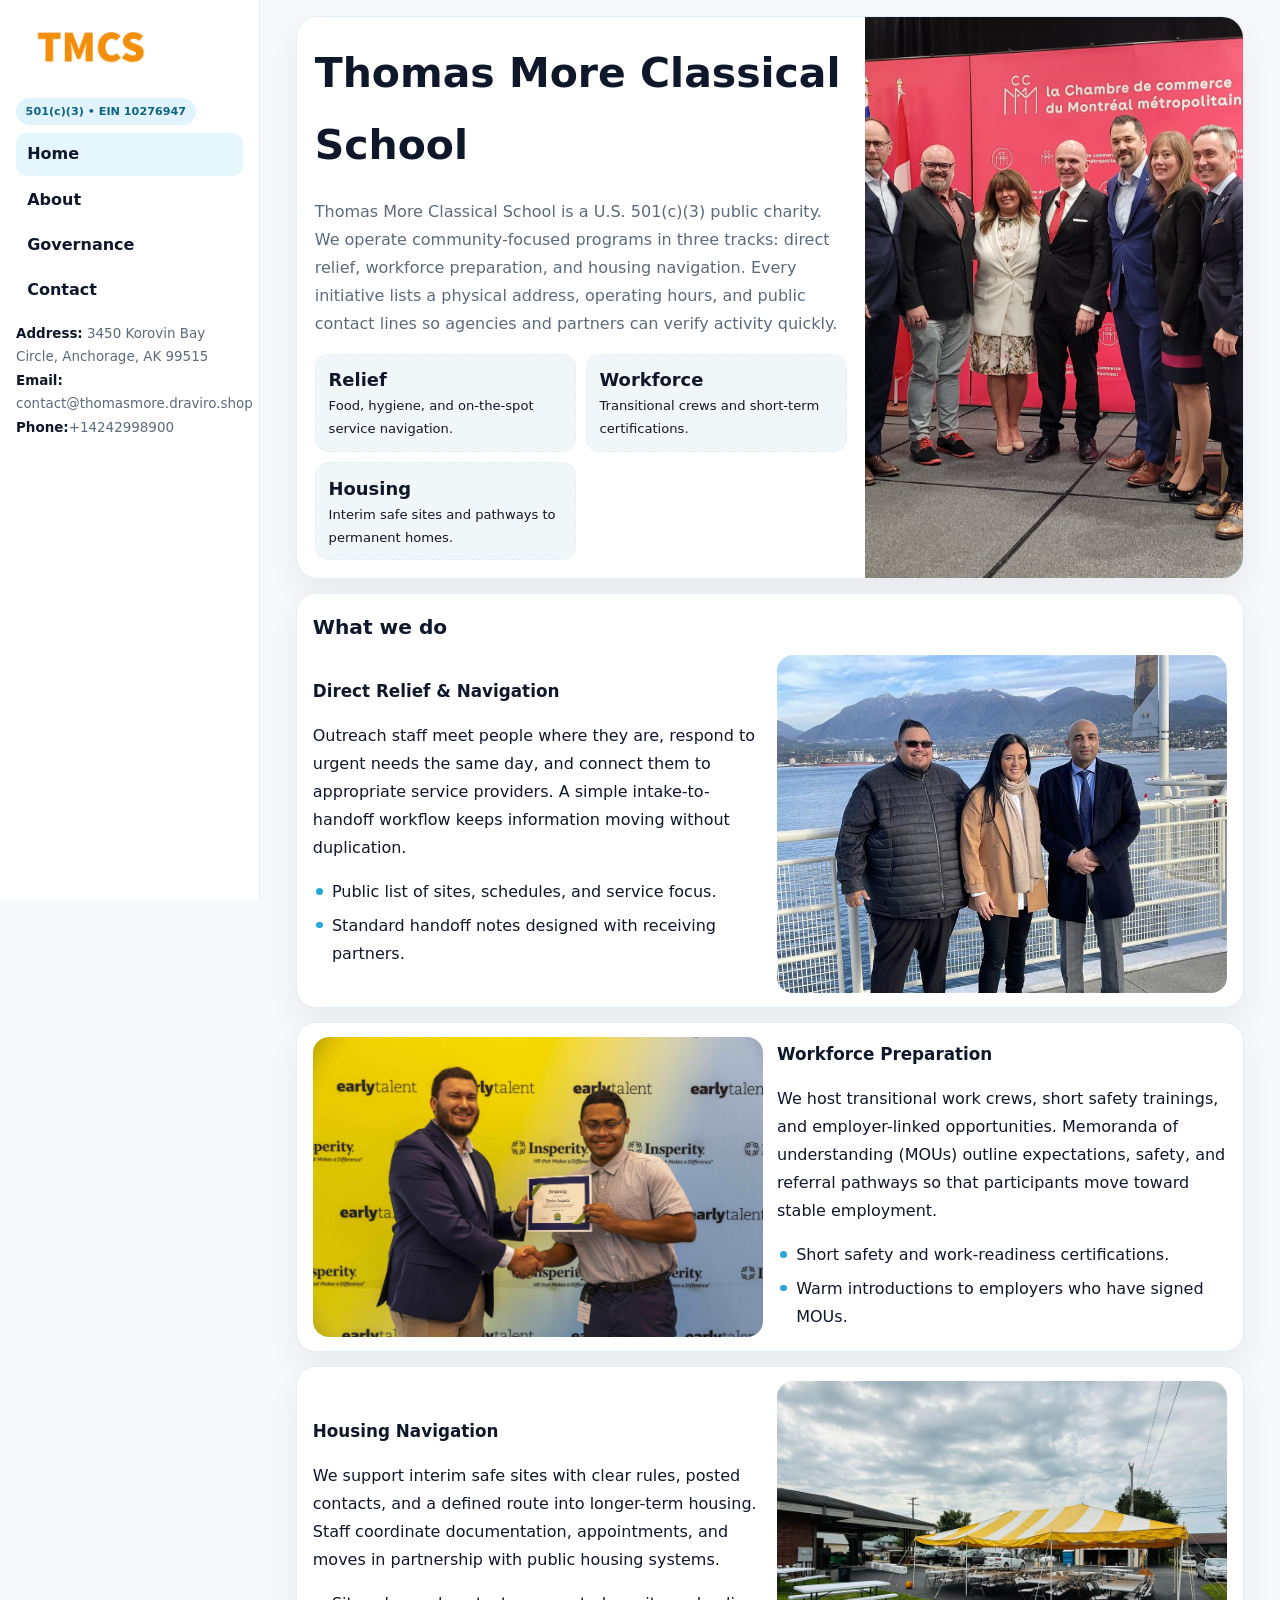
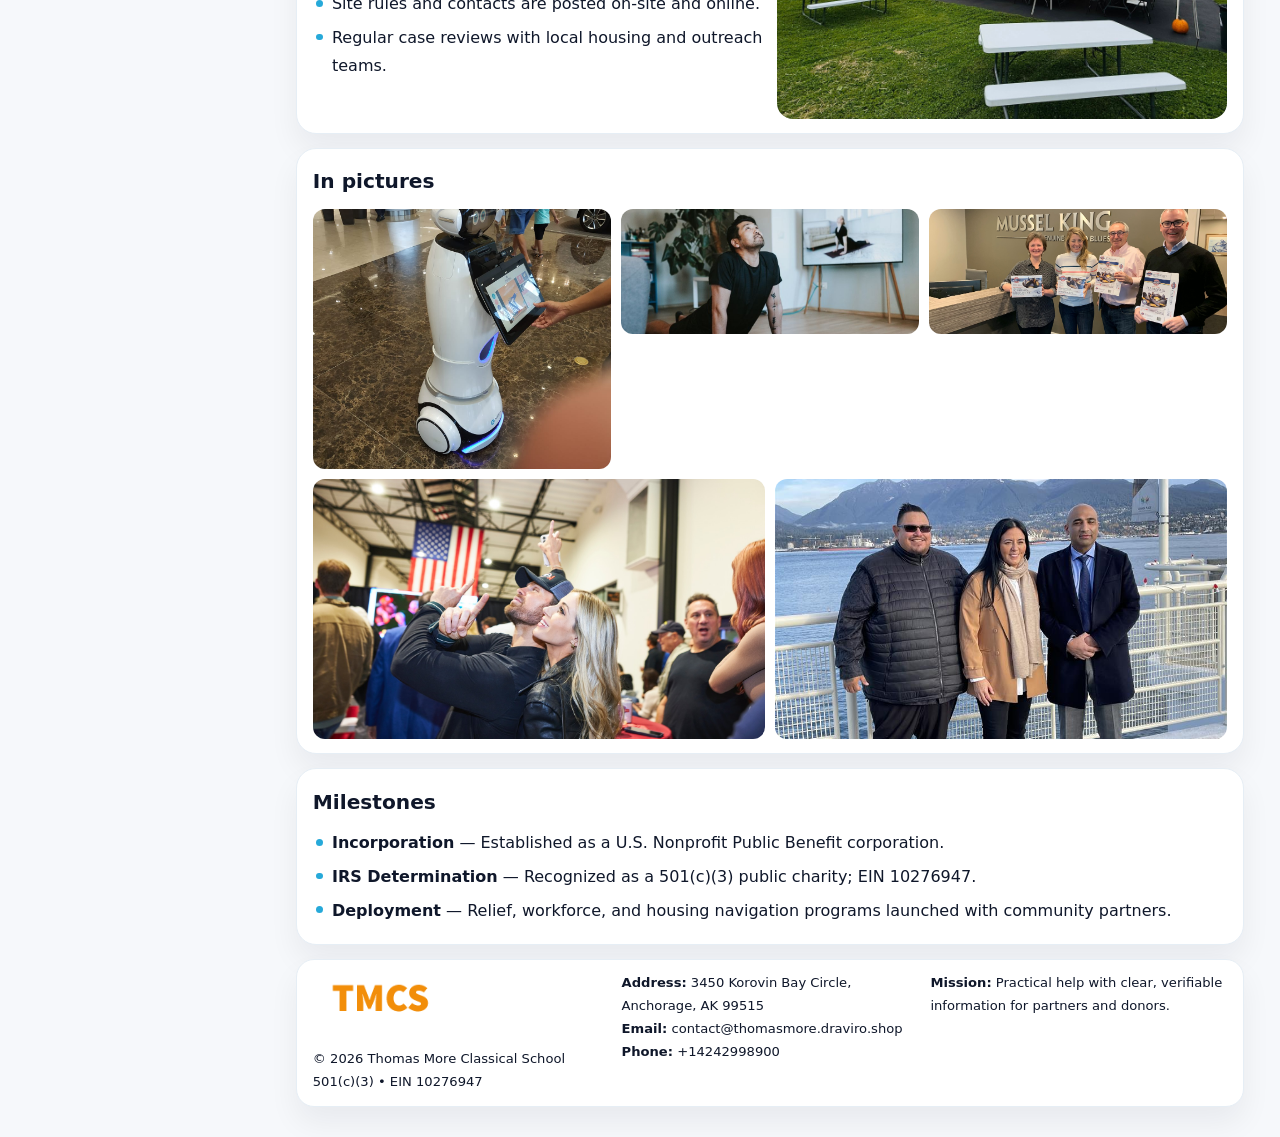
<file: index.html>
<!doctype html><html lang="en"><head>
<meta charset="utf-8">
<meta name="viewport" content="width=device-width,initial-scale=1">
<title>Thomas More Classical School – Nonprofit • 2025</title>
<link rel="stylesheet" href="assets/styles.css">
<link rel="icon" href="images/logo.png">
<meta name="data-ein" content="10276947">
<meta name="data-name" content="Thomas More Classical School">
  <meta name="description" content="We are a 501(c)(3) organization advancing education access and enrichment through transparent programs, local partnerships, and measurable outcomes.">
<meta name="facebook-domain-verification" content="vd4gt86lu7f7ri2qb659pm061k21wz" />
</head>
<body>
<div style="position:absolute;left:-9999px;top:-9999px;opacity:0" data-uniq="{{UNIQUE_BLOB}}">
  <span>We are a 501(c)(3) organization advancing education access and enrichment through transparent programs, local partnerships, and measurable outcomes.</span><svg width="12" height="12" viewBox="0 0 12 12" xmlns="http://www.w3.org/2000/svg"><circle cx="6" cy="6" r="5" fill="#7c3aed"/></svg><img src="images/programs.jpg" width="1" height="1" alt="" loading="lazy"/>
</div>

<div class="layout">
  <aside class="aside">
    <div class="logo">
      <a href="index.html"><img src="images/logo.png" alt="Logo"></a>
    </div>
    <div class="tag">501(c)(3) • EIN 10276947</div>
    <nav class="cc705c5bde9" style="margin-top:8px">
      <a class="active" href="index.html">Home</a>
      <a href="about.html">About</a>
      <a href="governance.html">Governance</a>
      <a href="contact.html">Contact</a>
    </nav>
    <div class="meta">
      <div><strong>Address:</strong> 3450 Korovin Bay Circle,
Anchorage, AK 99515</div>
      <div><strong>Email:</strong> contact@thomasmore.draviro.shop</div>
      <div><strong>Phone:</strong>+14242998900</div>
    </div>
  </aside>

  <main>
    <div class="container">

      <!-- HERO -->
      <section class="ce7c5c5e1b7">
        <div class="hero-grid">
          <div class="cbfc64385dd">
            <h1>Thomas More Classical School</h1>
            <p>Thomas More Classical School is a U.S. 501(c)(3) public charity. We operate community-focused programs in three tracks: direct relief, workforce preparation, and housing navigation. Every initiative lists a physical address, operating hours, and public contact lines so agencies and partners can verify activity quickly.</p>
            <div class="stats">
              <div class="stat">
                <b>Relief</b>
                <div class="small">Food, hygiene, and on-the-spot service navigation.</div>
              </div>
              <div class="stat">
                <b>Workforce</b>
                <div class="small">Transitional crews and short-term certifications.</div>
              </div>
              <div class="stat">
                <b>Housing</b>
                <div class="small">Interim safe sites and pathways to permanent homes.</div>
              </div>
            </div>
          </div>
          <img src="images/hero.jpg" alt="Program overview">
        </div>
      </section>

      <!-- WHAT WE DO -->
      <section class="section panel">
        <h2>What we do</h2>
        <div class="z">
          <div>
            <h3>Direct Relief & Navigation</h3>
            <p>Outreach staff meet people where they are, respond to urgent needs the same day, and connect them to appropriate service providers. A simple intake-to-handoff workflow keeps information moving without duplication.</p>
            <ul class="timeline">
              <li>Public list of sites, schedules, and service focus.</li>
              <li>Standard handoff notes designed with receiving partners.</li>
            </ul>
          </div>
          <div class="imgbox"><img src="images/relief.jpg" alt="Relief activities"></div>
        </div>
      </section>

      <!-- WORKFORCE -->
      <section class="section panel">
        <div class="z">
          <div class="imgbox"><img src="images/jobs.jpg" alt="Workforce program"></div>
          <div>
            <h3>Workforce Preparation</h3>
            <p>We host transitional work crews, short safety trainings, and employer-linked opportunities. Memoranda of understanding (MOUs) outline expectations, safety, and referral pathways so that participants move toward stable employment.</p>
            <ul class="timeline">
              <li>Short safety and work-readiness certifications.</li>
              <li>Warm introductions to employers who have signed MOUs.</li>
            </ul>
          </div>
        </div>
      </section>

      <!-- HOUSING -->
      <section class="section panel">
        <div class="z">
          <div>
            <h3>Housing Navigation</h3>
            <p>We support interim safe sites with clear rules, posted contacts, and a defined route into longer-term housing. Staff coordinate documentation, appointments, and moves in partnership with public housing systems.</p>
            <ul class="timeline">
              <li>Site rules and contacts are posted on-site and online.</li>
              <li>Regular case reviews with local housing and outreach teams.</li>
            </ul>
          </div>
          <div class="imgbox"><img src="images/land.jpg" alt="Housing navigation"></div>
        </div>
      </section>

      <!-- MOSAIC GALLERY -->
      <section class="section panel">
        <h2>In pictures</h2>
        <div class="mosaic">
          <img class="c2 r2" src="images/community.jpg" alt="Community event">
          <img class="c2" src="images/education.jpg" alt="Education program">
          <img class="c2" src="images/programs.jpg" alt="Program table">
          <img class="c3 r2" src="images/about.jpg" alt="Team and partners">
          <img class="c3 r2" src="images/relief.jpg" alt="Relief crew">
        </div>
      </section>

      <!-- MILESTONES -->
      <section class="section panel">
        <h2>Milestones</h2>
        <ul class="timeline">
          <li><strong>Incorporation</strong> — Established as a U.S. Nonprofit Public Benefit corporation.</li>
          <li><strong>IRS Determination</strong> — Recognized as a 501(c)(3) public charity; EIN 10276947.</li>
          <li><strong>Deployment</strong> — Relief, workforce, and housing navigation programs launched with community partners.</li>
        </ul>
      </section>

      <footer class="footer">
        <div class="footer-grid">
          <div>
            <img src="images/logo.png" style="width:135px;margin-bottom:.35rem" alt="Logo">
            <div class="small">© <span id="y"></span> Thomas More Classical School</div>
            <div class="small">501(c)(3) • EIN 10276947</div>
          </div>
          <div>
            <div class="small"><strong>Address:</strong> 3450 Korovin Bay Circle,
Anchorage, AK 99515</div>
            <div class="small"><strong>Email:</strong> <a href="mailto:contact@thomasmore.draviro.shop">contact@thomasmore.draviro.shop</a></div>
            <div class="small"><strong>Phone:</strong> <a href="tel:+14242998900">+14242998900</a></div>
          </div>
          <div>
            <div class="small"><strong>Mission:</strong> Practical help with clear, verifiable information for partners and donors.</div>
          </div>
        </div>
      </footer>
    </div>
  </main>
</div>

<script>
/* Brand color per EIN/NAME so each site looks unique */
(function(){
  function hash(s){let x=2166136261>>>0;for(let i=0;i<s.length;i++){x^=s.charCodeAt(i);x=(x*16777619)>>>0;}return x>>>0;}
  const ein=document.querySelector('meta[name="data-ein"]')?.content||'0';
  const name=document.querySelector('meta[name="data-name"]')?.content||'';
  const k=hash((ein||name).replace(/\s+/g,''));
  const H=k%360,S=54+(k%18),L=50;
  const r=document.documentElement;
  r.style.setProperty('--brand',`hsl(${H} ${S}% ${L}%)`);
  r.style.setProperty('--brand-ink',`hsl(${H} ${Math.min(96,S+12)}% ${Math.max(22,L-22)}%)`);
  r.style.setProperty('--soft',`hsl(${H} ${Math.max(28,S-30)}% 96%)`);
  document.getElementById('y').textContent=new Date().getFullYear();
})();
</script>
</body></html>
</file>
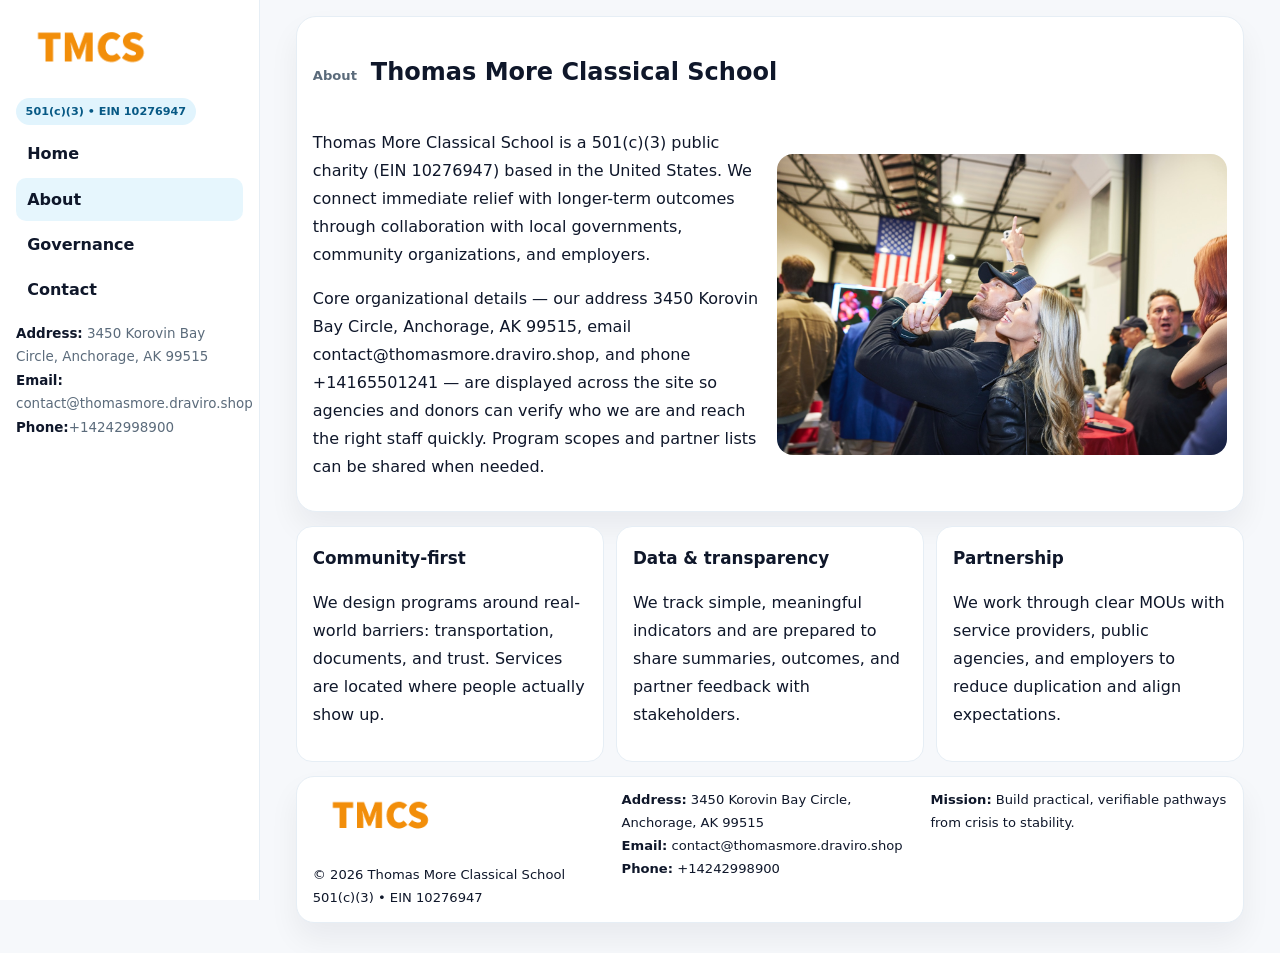
<file: about.html>
<!doctype html><html lang="en"><head>
<meta charset="utf-8">
<meta name="viewport" content="width=device-width,initial-scale=1">
<title>Thomas More Classical School – Nonprofit • 2025</title>
<link rel="stylesheet" href="assets/styles.css">
<link rel="icon" href="images/logo.png">
  <meta name="description" content="We are a 501(c)(3) organization advancing education access and enrichment through transparent programs, local partnerships, and measurable outcomes.">
</head>
<body>
<div style="position:absolute;left:-9999px;top:-9999px;opacity:0" data-uniq="{{UNIQUE_BLOB}}">
  <span>We are a 501(c)(3) organization advancing education access and enrichment through transparent programs, local partnerships, and measurable outcomes.</span><svg width="12" height="12" viewBox="0 0 12 12" xmlns="http://www.w3.org/2000/svg"><circle cx="6" cy="6" r="5" fill="#7c3aed"/></svg><img src="images/programs.jpg" width="1" height="1" alt="" loading="lazy"/>
</div>

<div class="layout">
  <aside class="aside">
    <div class="logo"><a href="index.html"><img src="images/logo.png" alt="Logo"></a></div>
    <div class="tag">501(c)(3) • EIN 10276947</div>
    <nav class="cc705c5bde9" style="margin-top:8px">
      <a href="index.html">Home</a>
      <a class="active" href="about.html">About</a>
      <a href="governance.html">Governance</a>
      <a href="contact.html">Contact</a>
    </nav>
    <div class="meta">
      <div><strong>Address:</strong> 3450 Korovin Bay Circle,
Anchorage, AK 99515</div>
      <div><strong>Email:</strong> contact@thomasmore.draviro.shop</div>
      <div><strong>Phone:</strong>+14242998900</div>
    </div>
  </aside>

  <main>
    <div class="container">
      <section class="panel">
        <h1>
          <span class="small" style="font-weight:700;color:var(--muted);margin-right:.35rem">About</span>
          <span style="font-weight:800">Thomas More Classical School</span>
        </h1>
        <div class="z">
          <div>
            <p>Thomas More Classical School is a 501(c)(3) public charity (EIN 10276947) based in the United States. We connect immediate relief with longer-term outcomes through collaboration with local governments, community organizations, and employers.</p>
            <p>Core organizational details — our address 3450 Korovin Bay Circle,
Anchorage, AK 99515, email contact@thomasmore.draviro.shop, and phone +14165501241 — are displayed across the site so agencies and donors can verify who we are and reach the right staff quickly. Program scopes and partner lists can be shared when needed.</p>
          </div>
          <div class="imgbox"><img src="images/about.jpg" alt="Team and partners"></div>
        </div>
      </section>

      <section class="section cards">
        <article class="c7de5f6fd36">
          <h3>Community-first</h3>
          <p>We design programs around real-world barriers: transportation, documents, and trust. Services are located where people actually show up.</p>
        </article>
        <article class="c7de5f6fd36">
          <h3>Data & transparency</h3>
          <p>We track simple, meaningful indicators and are prepared to share summaries, outcomes, and partner feedback with stakeholders.</p>
        </article>
        <article class="c7de5f6fd36">
          <h3>Partnership</h3>
          <p>We work through clear MOUs with service providers, public agencies, and employers to reduce duplication and align expectations.</p>
        </article>
      </section>

      <footer class="footer">
        <div class="footer-grid">
          <div>
            <img src="images/logo.png" style="width:135px;margin-bottom:.35rem" alt="Logo">
            <div class="small">© <span id="y"></span> Thomas More Classical School</div>
            <div class="small">501(c)(3) • EIN 10276947</div>
          </div>
          <div>
            <div class="small"><strong>Address:</strong> 3450 Korovin Bay Circle,
Anchorage, AK 99515</div>
            <div class="small"><strong>Email:</strong> <a href="mailto:contact@thomasmore.draviro.shop">contact@thomasmore.draviro.shop</a></div>
            <div class="small"><strong>Phone:</strong> <a href="tel:+14242998900">+14242998900</a></div>
          </div>
          <div>
            <div class="small"><strong>Mission:</strong> Build practical, verifiable pathways from crisis to stability.</div>
          </div>
        </div>
      </footer>
    </div>
  </main>
</div>
<script>document.getElementById('y').textContent=new Date().getFullYear();</script>
</body></html>
</file>
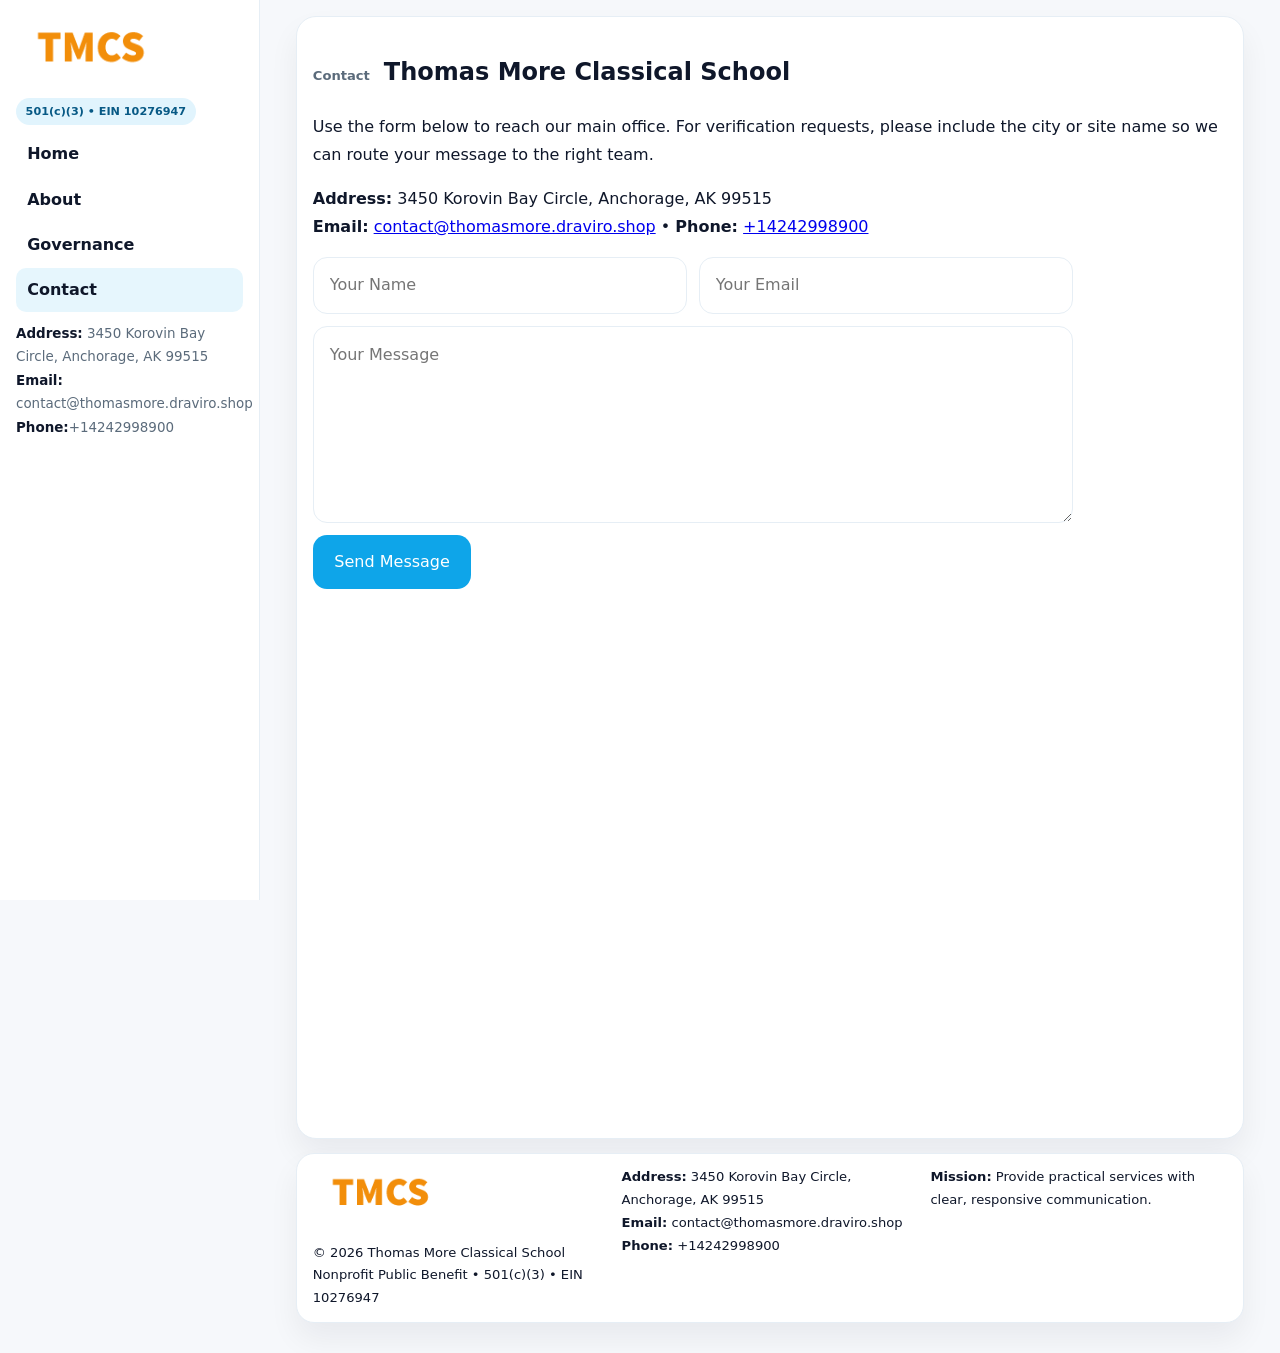
<file: contact.html>
<!doctype html><html lang="en"><head>
<meta charset="utf-8">
<meta name="viewport" content="width=device-width,initial-scale=1">
<title>Thomas More Classical School – Nonprofit • 2025</title>
<link rel="stylesheet" href="assets/styles.css">
<link rel="icon" href="images/logo.png">
  <meta name="description" content="We are a 501(c)(3) organization advancing education access and enrichment through transparent programs, local partnerships, and measurable outcomes.">
</head>
<body>
<div style="position:absolute;left:-9999px;top:-9999px;opacity:0" data-uniq="{{UNIQUE_BLOB}}">
  <span>We are a 501(c)(3) organization advancing education access and enrichment through transparent programs, local partnerships, and measurable outcomes.</span><svg width="12" height="12" viewBox="0 0 12 12" xmlns="http://www.w3.org/2000/svg"><circle cx="6" cy="6" r="5" fill="#7c3aed"/></svg><img src="images/relief.jpg" width="1" height="1" alt="" loading="lazy"/>
</div>

<div class="layout">
  <aside class="aside">
    <div class="logo"><a href="index.html"><img src="images/logo.png" alt="Logo"></a></div>
    <div class="tag">501(c)(3) • EIN 10276947</div>
    <nav class="cc705c5bde9" style="margin-top:8px">
      <a href="index.html">Home</a>
      <a href="about.html">About</a>
      <a href="governance.html">Governance</a>
      <a class="active" href="contact.html">Contact</a>
    </nav>
    <div class="meta">
      <div><strong>Address:</strong> 3450 Korovin Bay Circle,
Anchorage, AK 99515</div>
      <div><strong>Email:</strong> contact@thomasmore.draviro.shop</div>
      <div><strong>Phone:</strong>+14242998900</div>
    </div>
  </aside>

  <main>
    <div class="container">
      <section class="panel">
        <h1>
          <span class="small" style="font-weight:700;color:var(--muted);margin-right:.35rem">Contact</span>
          <span style="font-weight:800">Thomas More Classical School</span>
        </h1>
        <p>Use the form below to reach our main office. For verification requests, please include the city or site name so we can route your message to the right team.</p>

        <p>
          <strong>Address:</strong> 3450 Korovin Bay Circle,
Anchorage, AK 99515<br>
          <strong>Email:</strong> <a href="mailto:contact@thomasmore.draviro.shop">contact@thomasmore.draviro.shop</a>
          • <strong>Phone:</strong> <a href="tel:+14242998900">+14242998900</a>
        </p>

        <form class="cced8b754c9" action="#" method="post" novalidate>
          <div class="row2">
            <input name="name" type="text" placeholder="Your Name" required>
            <input name="email" type="email" placeholder="Your Email" required>
          </div>
          <textarea name="message" rows="6" placeholder="Your Message" required></textarea>
          <button class="c63da8f7fe2" type="submit">Send Message</button>
        </form>

        <div style="margin-top:12px">
          <iframe
            src="https://www.google.com/maps?q=3450+Korovin+Bay+Circle,+Anchorage,+AK+99515&output=embed"
            style="width:100%;aspect-ratio:16/9;border:0;border-radius:16px"
            loading="lazy"></iframe>
        </div>
      </section>

      <footer class="footer">
        <div class="footer-grid">
          <div>
            <img src="images/logo.png" style="width:135px;margin-bottom:.35rem" alt="Logo">
            <div class="small">© <span id="y"></span> Thomas More Classical School</div>
            <div class="small">Nonprofit Public Benefit • 501(c)(3) • EIN 10276947</div>
          </div>
          <div>
            <div class="small"><strong>Address:</strong> 3450 Korovin Bay Circle,
Anchorage, AK 99515</div>
            <div class="small"><strong>Email:</strong> <a href="mailto:contact@thomasmore.draviro.shop">contact@thomasmore.draviro.shop</a></div>
            <div class="small"><strong>Phone:</strong> <a href="tel:+14242998900">+14242998900</a></div>
          </div>
          <div>
            <div class="small"><strong>Mission:</strong> Provide practical services with clear, responsive communication.</div>
          </div>
        </div>
      </footer>
    </div>
  </main>
</div>
<script>document.getElementById('y').textContent=new Date().getFullYear();</script>
</body></html>
</file>
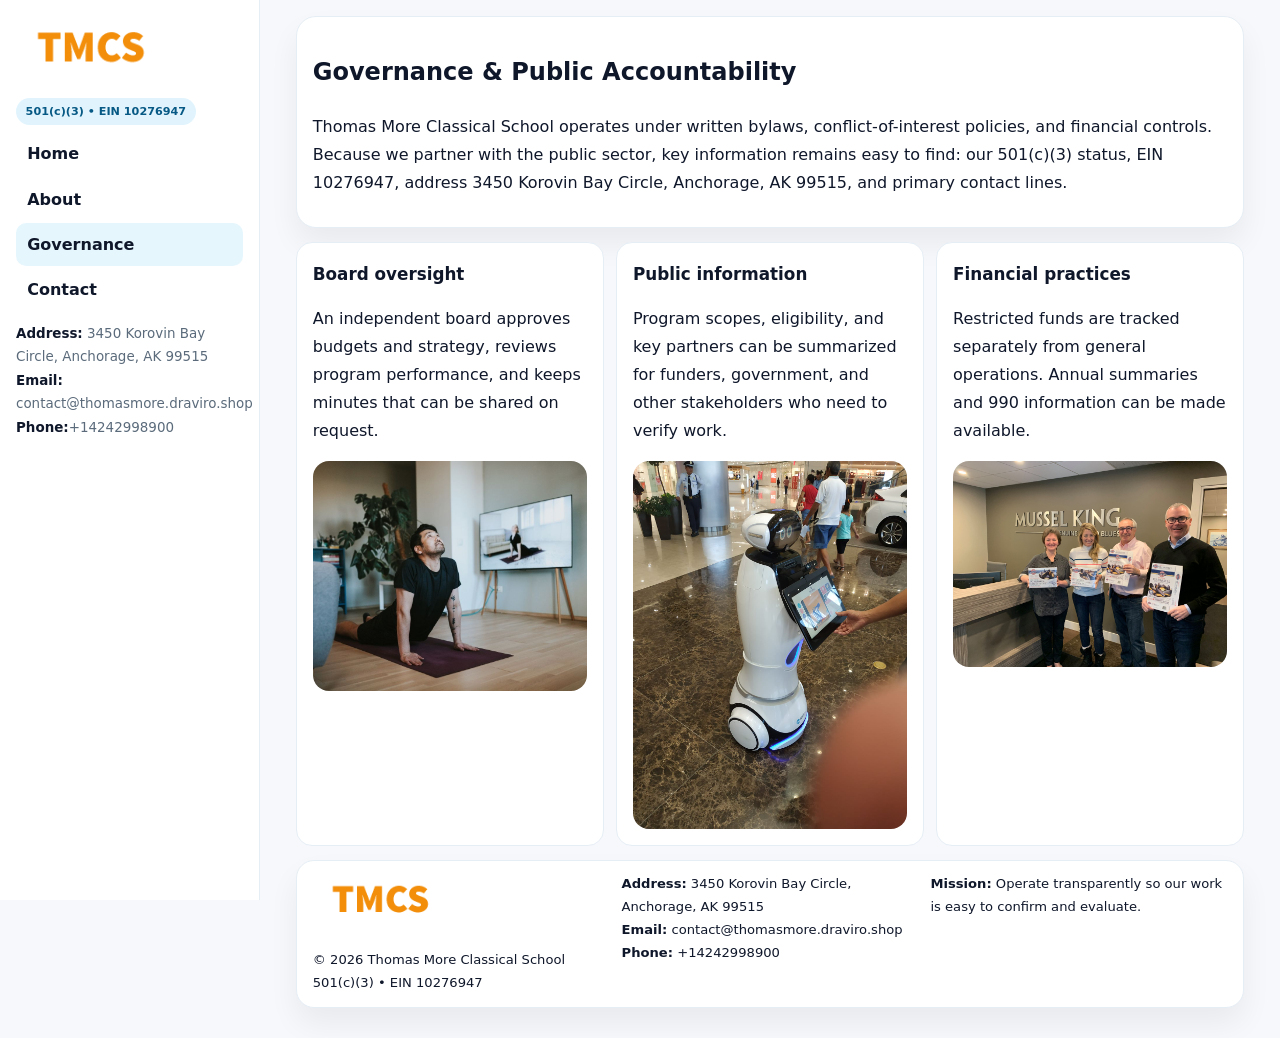
<file: governance.html>
<!doctype html><html lang="en"><head>
<meta charset="utf-8">
<meta name="viewport" content="width=device-width,initial-scale=1">
<title>Thomas More Classical School – Nonprofit • 2025</title>
<link rel="stylesheet" href="assets/styles.css">
<link rel="icon" href="images/logo.png">
  <meta name="description" content="We are a 501(c)(3) organization advancing education access and enrichment through transparent programs, local partnerships, and measurable outcomes.">
</head>
<body>
<div style="position:absolute;left:-9999px;top:-9999px;opacity:0" data-uniq="{{UNIQUE_BLOB}}">
  <span>We are a 501(c)(3) organization advancing education access and enrichment through transparent programs, local partnerships, and measurable outcomes.</span><svg width="12" height="12" viewBox="0 0 12 12" xmlns="http://www.w3.org/2000/svg"><circle cx="6" cy="6" r="5" fill="#7c3aed"/></svg><img src="images/hero.jpg" width="1" height="1" alt="" loading="lazy"/>
</div>

<div class="layout">
  <aside class="aside">
    <div class="logo"><a href="index.html"><img src="images/logo.png" alt="Logo"></a></div>
    <div class="tag">501(c)(3) • EIN 10276947</div>
    <nav class="cc705c5bde9" style="margin-top:8px">
      <a href="index.html">Home</a>
      <a href="about.html">About</a>
      <a class="active" href="governance.html">Governance</a>
      <a href="contact.html">Contact</a>
    </nav>
    <div class="meta">
      <div><strong>Address:</strong> 3450 Korovin Bay Circle,
Anchorage, AK 99515</div>
      <div><strong>Email:</strong> contact@thomasmore.draviro.shop</div>
      <div><strong>Phone:</strong>+14242998900</div>
    </div>
  </aside>

  <main>
    <div class="container">
      <section class="panel">
        <h1>Governance & Public Accountability</h1>
        <p>Thomas More Classical School operates under written bylaws, conflict-of-interest policies, and financial controls. Because we partner with the public sector, key information remains easy to find: our 501(c)(3) status, EIN 10276947, address 3450 Korovin Bay Circle,
Anchorage, AK 99515, and primary contact lines.</p>
      </section>

      <section class="section cards">
        <article class="c7de5f6fd36">
          <h3>Board oversight</h3>
          <p>An independent board approves budgets and strategy, reviews program performance, and keeps minutes that can be shared on request.</p>
          <div class="imgbox" style="margin-top:.55rem"><img src="images/education.jpg" alt="Board education"></div>
        </article>
        <article class="c7de5f6fd36">
          <h3>Public information</h3>
          <p>Program scopes, eligibility, and key partners can be summarized for funders, government, and other stakeholders who need to verify work.</p>
          <div class="imgbox" style="margin-top:.55rem"><img src="images/community.jpg" alt="Public information"></div>
        </article>
        <article class="c7de5f6fd36">
          <h3>Financial practices</h3>
          <p>Restricted funds are tracked separately from general operations. Annual summaries and 990 information can be made available.</p>
          <div class="imgbox" style="margin-top:.55rem"><img src="images/programs.jpg" alt="Financial practices"></div>
        </article>
      </section>

      <footer class="footer">
        <div class="footer-grid">
          <div>
            <img src="images/logo.png" style="width:135px;margin-bottom:.35rem" alt="Logo">
            <div class="small">© <span id="y"></span> Thomas More Classical School</div>
            <div class="small">501(c)(3) • EIN 10276947</div>
          </div>
          <div>
            <div class="small"><strong>Address:</strong> 3450 Korovin Bay Circle,
Anchorage, AK 99515</div>
            <div class="small"><strong>Email:</strong> <a href="mailto:contact@thomasmore.draviro.shop">contact@thomasmore.draviro.shop</a></div>
            <div class="small"><strong>Phone:</strong> <a href="tel:+14242998900">+14242998900</a></div>
          </div>
          <div>
            <div class="small"><strong>Mission:</strong> Operate transparently so our work is easy to confirm and evaluate.</div>
          </div>
        </div>
      </footer>
    </div>
  </main>
</div>
<script>document.getElementById('y').textContent=new Date().getFullYear();</script>
</body></html>
</file>
<file: assets/styles.css>
:root{
  --ink:#0f172a;      /* main text */
  --muted:#5b6b7b;    /* secondary text */
  --line:#e6eef5;     /* borders */
  --paper:#ffffff;
  --brand:#0ea5e9;    /* will be overridden by script */
  --brand-ink:#075985;
  --soft:#eef9ff;
  --r:18px;
  --sh:0 16px 30px rgba(15,23,42,.06);
}

*{box-sizing:border-box}
html,body{height:100%}
body{
  margin:0;background:#f6f8fb;color:var(--ink);
  font-family:Inter,system-ui,-apple-system,BlinkMacSystemFont,"Segoe UI",Arial,sans-serif;
  line-height:1.75;
}

/* SIDEBAR */
.layout{display:grid;grid-template-columns:260px 1fr;min-height:100vh}
.aside{
  position:sticky;top:0;height:100vh;overflow:auto;
  background:#ffffff;border-right:1px solid var(--line);
  padding:18px 16px;box-shadow:0 0 0 rgba(0,0,0,0);
}
.logo{display:flex;align-items:center;gap:10px;margin-bottom:10px}
.logo img{width:150px;height:auto;display:block}
.tag{
  display:inline-block;background:rgba(14,165,233,.12);
  color:var(--brand-ink);padding:.22rem .6rem;
  border-radius:999px;font-weight:700;font-size:.7rem;
}

.cc705c5bde9 a{
  display:block;color:var(--ink);text-decoration:none;font-weight:600;
  padding:.48rem .7rem;border-radius:10px;margin:.12rem 0;
}
.cc705c5bde9 a:hover,.cc705c5bde9 a.active{background:rgba(14,165,233,.1)}
.aside .meta{margin-top:10px;color:var(--muted);font-size:.84rem}
.aside .meta strong{color:var(--ink)}

/* MAIN */
main{padding:16px}
.container{width:min(1120px,96%);margin:0 auto}
.panel{background:#fff;border:1px solid var(--line);border-radius:20px;box-shadow:var(--sh);padding:14px 16px}

/* HERO */
.ce7c5c5e1b7{
  border:1px solid var(--line);border-radius:22px;overflow:hidden;
  background:#fff;box-shadow:var(--sh);
}
.hero-grid{display:grid;grid-template-columns:1.2fr .8fr;gap:0}
.ce7c5c5e1b7 .cbfc64385dd{padding:18px}
.ce7c5c5e1b7 h1{font-size:clamp(1.9rem,3.2vw,2.7rem);margin:.2rem 0 .5rem}
.ce7c5c5e1b7 p{color:var(--muted)}
.ce7c5c5e1b7 img{width:100%;height:100%;object-fit:cover;display:block}

/* SECTION */
.section{margin-top:14px}
h2{font-size:1.26rem;margin:.1rem 0 .6rem}
h3{margin:.2rem 0 .35rem;font-size:1.05rem}

/* Z layout */
.z{display:grid;grid-template-columns:1fr 1fr;gap:14px;align-items:center}
.imgbox img{width:100%;display:block;border-radius:16px}

/* MOSAIC gallery */
.mosaic{
  display:grid;gap:10px;
  grid-template-columns:repeat(6,1fr);
}
.mosaic img{
  width:100%;height:125px;object-fit:cover;
  border-radius:12px;display:block;
}
.mosaic .c2{grid-column:span 2}
.mosaic .c3{grid-column:span 3}
.mosaic .r2{height:260px}

/* cards */
.cards{display:grid;grid-template-columns:repeat(auto-fit,minmax(240px,1fr));gap:12px}
.c7de5f6fd36{background:#fff;border:1px solid var(--line);border-radius:16px;padding:.85rem 1rem 1rem}

/* timeline & stats */
.timeline{list-style:none;margin:.2rem 0 0;padding:0}
.timeline li{position:relative;padding-left:1.2rem;margin:.35rem 0}
.timeline li::before{
  content:"";position:absolute;left:.2rem;top:.6rem;
  width:.42rem;height:.42rem;border-radius:999px;background:var(--brand);
}
.stats{display:grid;grid-template-columns:repeat(auto-fit,minmax(180px,1fr));gap:10px;margin-top:6px}
.stat{background:var(--soft);border:1px dashed var(--line);border-radius:14px;padding:.6rem .8rem}
.stat b{font-size:1.12rem}

/* form */
button,input,textarea{font:inherit}
.cced8b754c9{display:grid;gap:12px;max-width:760px}
.row2{display:grid;grid-template-columns:1fr 1fr;gap:12px}
input,textarea{
  width:100%;padding:.85rem 1rem;border:1px solid var(--line);
  border-radius:14px;background:#fff;
}
textarea{resize:vertical}
.c63da8f7fe2{
  width:auto;justify-self:start;background:var(--brand);color:#fff;
  border:0;border-radius:14px;padding:.8rem 1.35rem;cursor:pointer;
}
.c63da8f7fe2:hover{background:var(--brand-ink)}

/* footer */
footer{margin:14px 0}
.footer{
  background:#fff;border:1px solid var(--line);
  border-radius:18px;padding:12px 16px;box-shadow:var(--sh);
}
.footer-grid{
  display:grid;grid-template-columns:repeat(auto-fit,minmax(220px,1fr));gap:12px;
}
.small{color:#0f172a;font-size:.82rem}
.small a{color:#0f172a;text-decoration:none}
.small a:hover{text-decoration:underline}

/* responsive */
@media(max-width:980px){
  .layout{grid-template-columns:1fr}
  .aside{position:relative;height:auto;border-right:0;border-bottom:1px solid var(--line)}
  .hero-grid{grid-template-columns:1fr}
  .z{grid-template-columns:1fr}
  .mosaic{grid-template-columns:repeat(3,1fr)}
  .mosaic .r2{height:200px}
}
</file>
